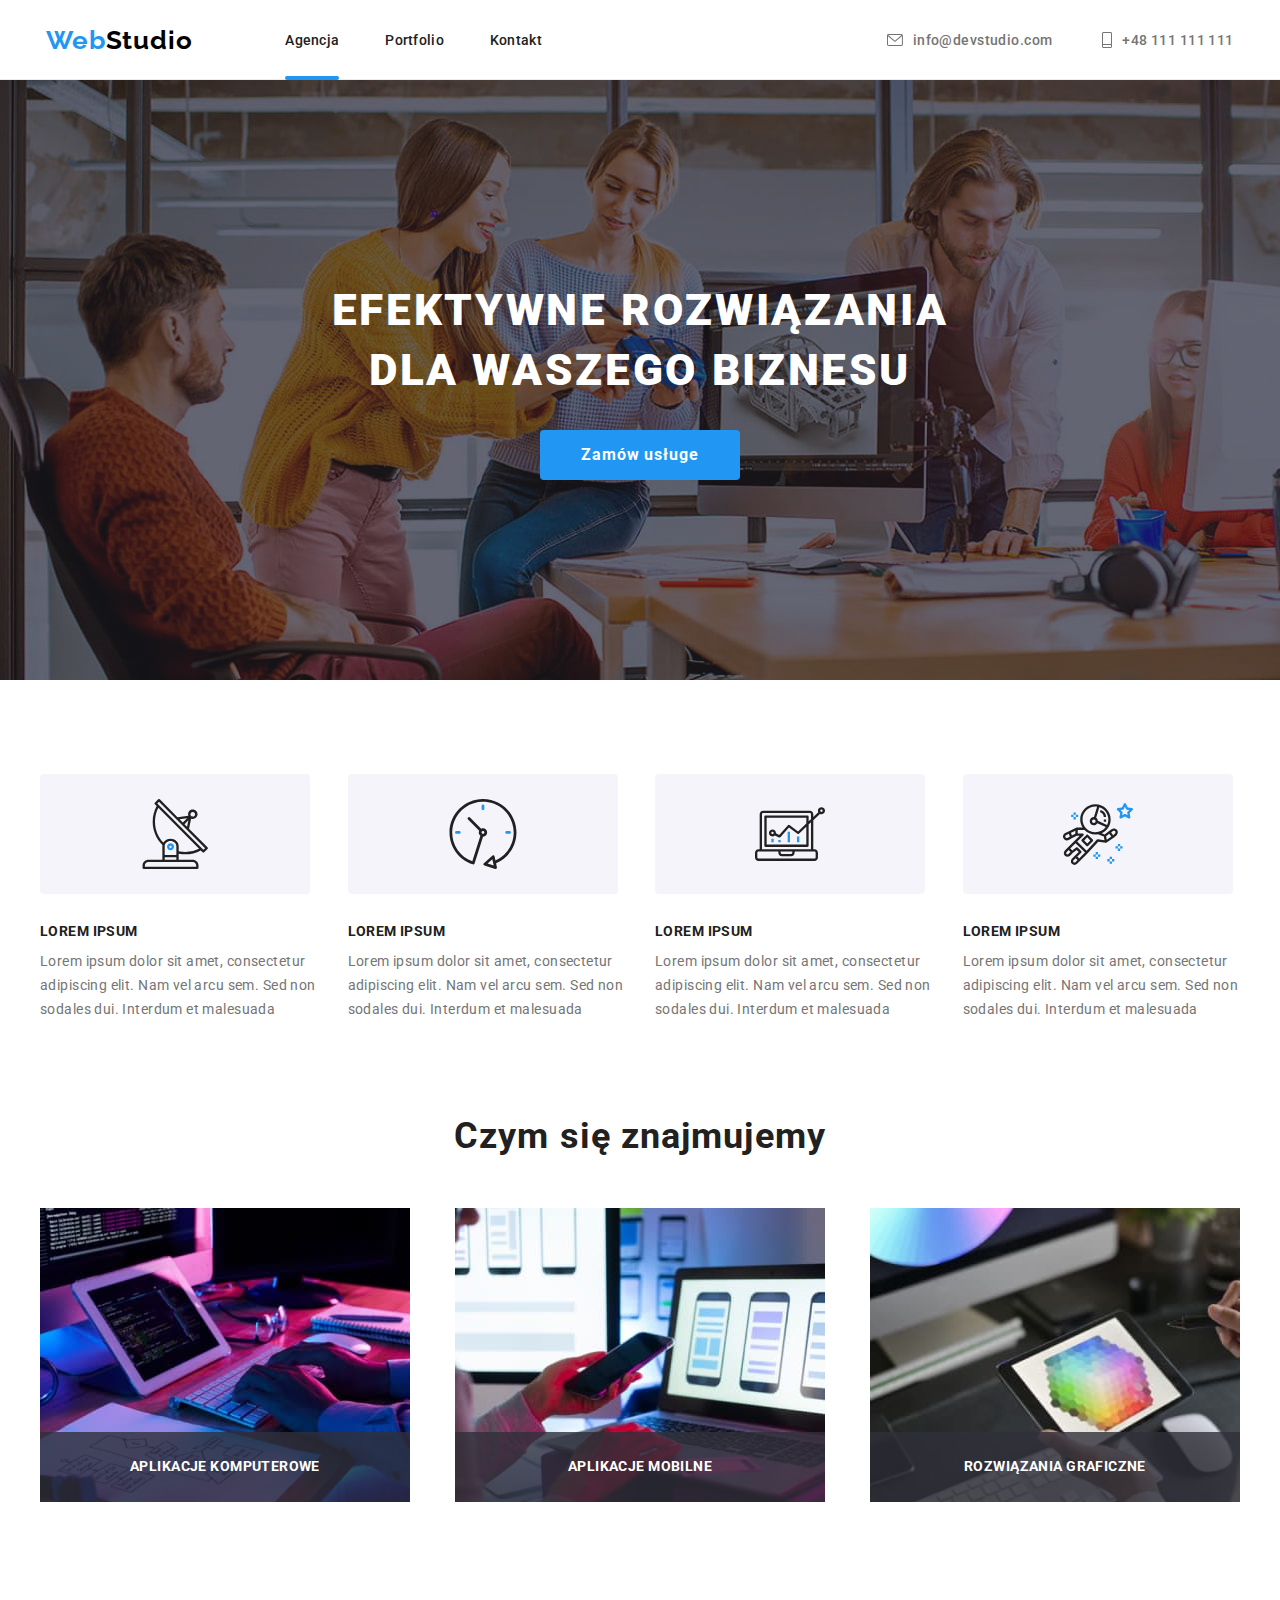
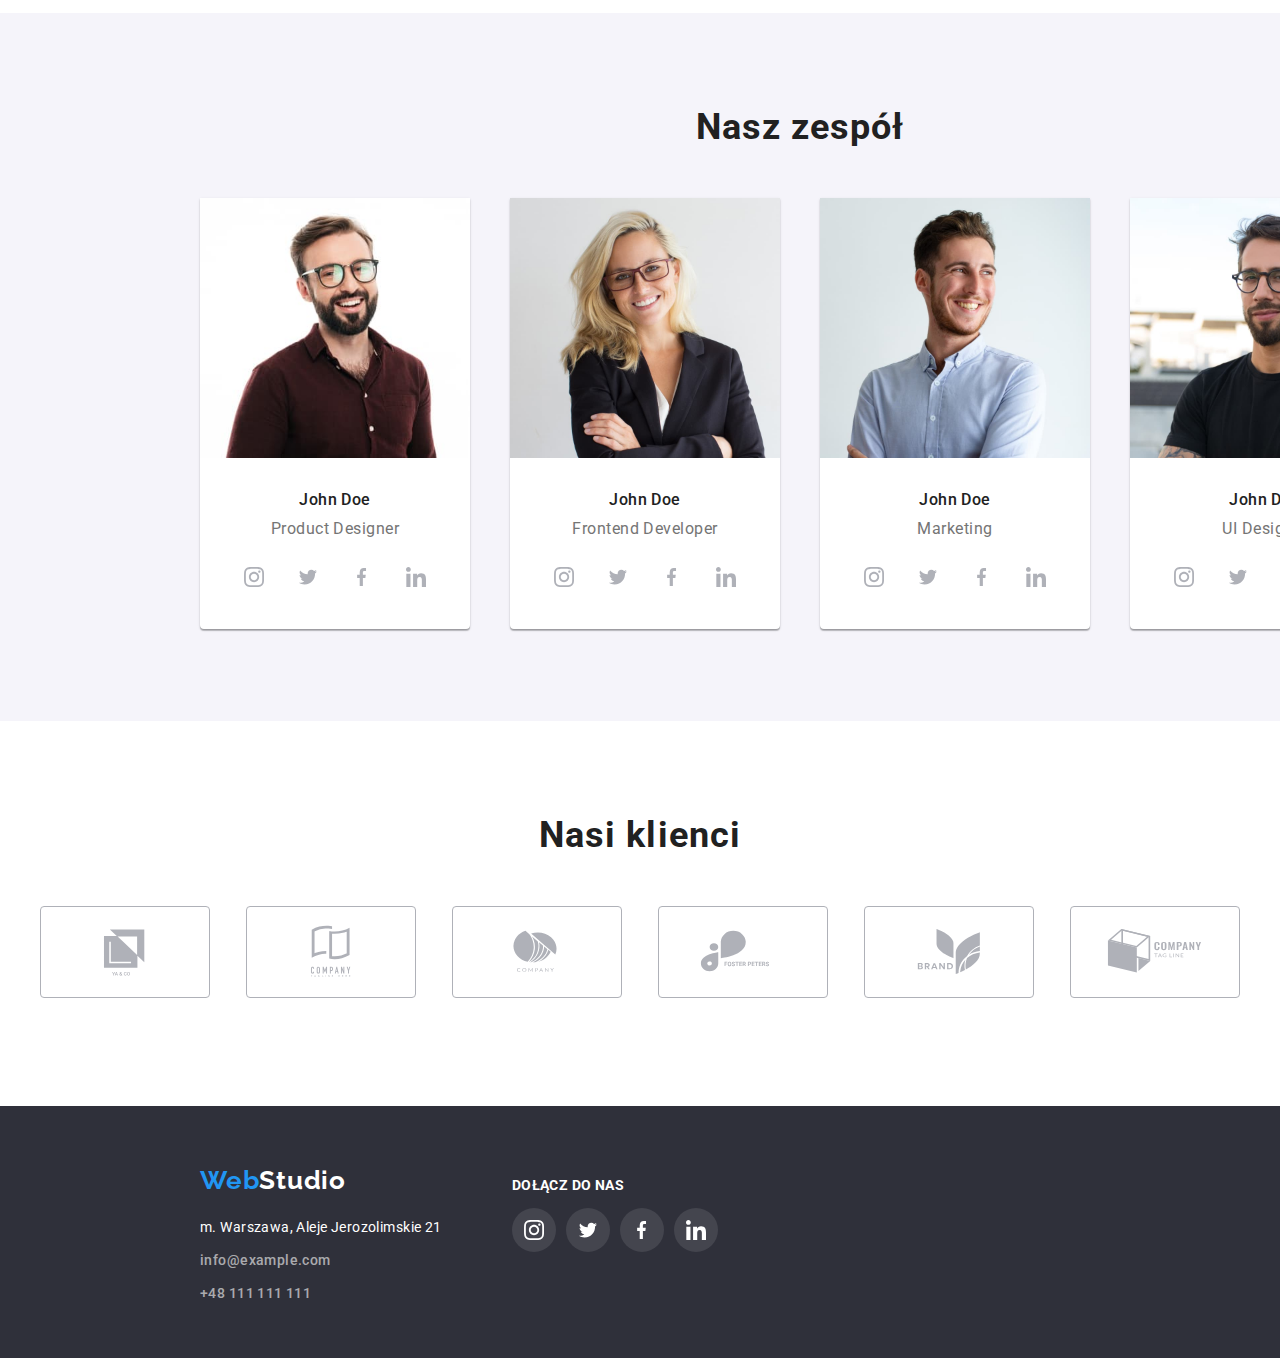
<file: index.html>
<!DOCTYPE html>
<html lang="en">
  <head>
    <meta charset="utf-8" />
    <title>WebStudio</title>
    <link
      rel="stylesheet"
      href="https://cdnjs.cloudflare.com/ajax/libs/modern-normalize/1.0.0/modern-normalize.min.css"
    />
    <link rel="stylesheet" href="css/styles.css" />
    <link rel="preconnect" href="https://fonts.googleapis.com" />
    <link rel="preconnect" href="https://fonts.gstatic.com" crossorigin />
    <link
      href="https://fonts.googleapis.com/css2?family=Raleway:wght@700&family=Roboto:wght@400;500;700;900&display=swap"
      rel="stylesheet"
    />
  </head>
  <body>
    <header class="header-background">
      <div class="container header-container">
        <a href="index.html" class="logo">
          <span class="first-word">Web</span><span class="second-word">Studio</span></a
        >
        <nav>
          <ul class="menu">
            <li><a class="link active" href="index.html">Agencja</a></li>
            <li><a class="link" href="portfolio.html">Portfolio</a></li>
            <li><a class="link" href="">Kontakt</a></li>
          </ul>
        </nav>
        <ul class="contact">
          <li class="contact-icon"><a class="link" href="mailto:info@devstudio.com">
            <svg class="icon-contact" width="16" height="12">
              <use href="images/icons.svg#icon-mail"></use>
            </svg>
            info@devstudio.com</a></li>
          <li class="contact-icon"><a class="link" href="tel:+48111111111">
            <svg class="icon-contact icon-tel" width="10" height="16">
              <use href="images/icons.svg#icon-tel"></use>
            </svg>
            +48 111 111 111</a></li>
        </ul>
      </div>
    </header>

    <main>
      <section class="main-slogan">
        <div class="container">
          <h1 class="slogan">Efektywne rozwiązania dla waszego biznesu</h1>

          <button class="main-button" type="button" data-modal-open>Zamów usługe</button>
        </div>
      </section>
      <section class="section">
        <div class="container">
          <ul class="text">
            <li class="text-columns">
              <div class="icons-box">
              <svg class="icons" width="70" height="70">
                <use href="images/icons.svg#icon-icon1"></use>
              </svg></div>
              <h3>Lorem Ipsum</h3>
              <p class="description">
                Lorem ipsum dolor sit amet, consectetur adipiscing elit. Nam vel arcu sem. Sed non
                sodales dui. Interdum et malesuada
              </p>
            </li>
            <li class="text-columns">
              <div class="icons-box">
              <svg class="icons" width="70" height="70">
                <use href="images/icons.svg#icon-icon2"></use>
              </svg></div>
              <h3>Lorem Ipsum</h3>
              <p class="description">
                Lorem ipsum dolor sit amet, consectetur adipiscing elit. Nam vel arcu sem. Sed non
                sodales dui. Interdum et malesuada
              </p>
            </li>
            <li class="text-columns">
              <div class="icons-box">
              <svg class="icons" width="70" height="70">
                <use href="images/icons.svg#icon-icon3"></use>
              </svg></div>
              <h3>Lorem Ipsum</h3>
              <p class="description">
                Lorem ipsum dolor sit amet, consectetur adipiscing elit. Nam vel arcu sem. Sed non
                sodales dui. Interdum et malesuada
              </p>
            </li>
            <li class="text-columns">
              <div class="icons-box">
              <svg class="icons" width="70" height="70">
                <use href="images/icons.svg#icon-icon4"></use>
              </svg></div>
              <h3>Lorem Ipsum</h3>
              <p class="description">
                Lorem ipsum dolor sit amet, consectetur adipiscing elit. Nam vel arcu sem. Sed non
                sodales dui. Interdum et malesuada
              </p>
            </li>
          </ul>
        </div>

        <div class="container">
          <h2 class="what-we-do">Czym się znajmujemy</h2>
          <ul class="work">
            <li class="work-image">
              <img
                src="images/work1.jpg"
                alt="Programista pracujący przy biurku"
                width="370"
                height="294"
              />
              <p class="label">Aplikacje Komputerowe</p>
            </li>
            <li class="work-image">
              <img
                src="images/work2.jpg"
                alt="Praca nad interfejsem aplikacji mobilnej"
                width="370"
                height="294"
              />
              <p class="label">Aplikacje Mobilne</p>
            </li>
            <li class="work-image">
              <img
                src="images/work3.jpg"
                alt="Paleta barw na tablecie gralicznym"
                width="370"
                height="294"
              />
              <p class="label">Rozwiązania Graficzne</p>
            </li>
          </ul>
        </div>
      </section>

      <section class="team section">
        <div class="container">
          <h2 class="our-team">Nasz zespół</h2>
          <ul class="workers">
            <li>
              <figure>
                <img
                  src="images/person1.jpg"
                  alt="Uśmiechający się mężczyzna w okularach"
                  width="270"
                  height="260"
                />
                <figcaption class="workers-data">
                  <h4 class="workers-name">John Doe</h4>
                  <p class="profession">Product Designer</p>

                  <div class="social-media">
                    <ul class="social-list">
                      <li class="social-media-icon">
                        <svg class="social-icon" width="20" height="20">
                          <use href="images/icons.svg#icon-instagram"></use>
                        </svg>
                      </li>
                      <li class="social-media-icon">
                        <svg class="social-icon" width="20" height="16.25">
                          <use href="images/icons.svg#icon-twitter"></use>
                        </svg>
                      </li>
                      <li class="social-media-icon">
                        <svg class="social-icon" width="10" height="20">
                          <use href="images/icons.svg#icon-facebook"></use>
                        </svg>
                      </li>
                      <li class="social-media-icon">
                        <svg class="social-icon" width="20" height="20">
                          <use href="images/icons.svg#icon-linkedin"></use>
                        </svg>
                      </li>
                    </ul>
                  </div>
                </figcaption>
              </figure>
            </li>
            <li>
              <figure>
                <img
                  src="images/person2.jpg"
                  alt="Uśmiechająca się kobieta o blond włosach"
                  width="270"
                  height="260"
                />
                <figcaption class="workers-data">
                  <h4 class="workers-name">John Doe</h4>
                  <p class="profession">Frontend Developer</p>

                  <div class="social-media">
                    <ul class="social-list">
                      <li class="social-media-icon">
                        <svg class="social-icon" width="20" height="20">
                          <use href="images/icons.svg#icon-instagram"></use>
                        </svg>
                      </li>
                      <li class="social-media-icon">
                        <svg class="social-icon" width="20" height="16.25">
                          <use href="images/icons.svg#icon-twitter"></use>
                        </svg>
                      </li>
                      <li class="social-media-icon">
                        <svg class="social-icon" width="10" height="20">
                          <use href="images/icons.svg#icon-facebook"></use>
                        </svg>
                      </li>
                      <li class="social-media-icon">
                        <svg class="social-icon" width="20" height="20">
                          <use href="images/icons.svg#icon-linkedin"></use>
                        </svg>
                      </li>
                    </ul>
                  </div>
                </figcaption>
              </figure>
            </li>
            <li>
              <figure>
                <img
                  src="images/person3.jpg"
                  alt="Uśmiechający się mężczyzna w jasnej koszuli"
                  width="270"
                  height="260"
                />
                <figcaption class="workers-data">
                  <h4 class="workers-name">John Doe</h4>
                  <p class="profession">Marketing</p>

                  <div class="social-media">
                    <ul class="social-list">
                      <li class="social-media-icon">
                        <svg class="social-icon" width="20" height="20">
                          <use href="images/icons.svg#icon-instagram"></use>
                        </svg>
                      </li>
                      <li class="social-media-icon">
                        <svg class="social-icon" width="20" height="16.25">
                          <use href="images/icons.svg#icon-twitter"></use>
                        </svg>
                      </li>
                      <li class="social-media-icon">
                        <svg class="social-icon" width="10" height="20">
                          <use href="images/icons.svg#icon-facebook"></use>
                        </svg>
                      </li>
                      <li class="social-media-icon">
                        <svg class="social-icon" width="20" height="20">
                          <use href="images/icons.svg#icon-linkedin"></use>
                        </svg>
                      </li>
                    </ul>
                  </div>
                </figcaption>
              </figure>
            </li>
            <li>
              <figure>
                <img
                  src="images/person4.jpg"
                  alt="Uśmiechający się mężczyzna w czarnej koszulce"
                  width="270"
                  height="260"
                />
                <figcaption class="workers-data">
                  <h4 class="workers-name">John Doe</h4>
                  <p class="profession">UI Designer</p>

                  <div class="social-media">
                    <ul class="social-list">
                      <li class="social-media-icon">
                        <svg class="social-icon" width="20" height="20">
                          <use href="images/icons.svg#icon-instagram"></use>
                        </svg>
                      </li>
                      <li class="social-media-icon">
                        <svg class="social-icon" width="20" height="16.25">
                          <use href="images/icons.svg#icon-twitter"></use>
                        </svg>
                      </li>
                      <li class="social-media-icon">
                        <svg class="social-icon" width="10" height="20">
                          <use href="images/icons.svg#icon-facebook"></use>
                        </svg>
                      </li>
                      <li class="social-media-icon">
                        <svg class="social-icon" width="20" height="20">
                          <use href="images/icons.svg#icon-linkedin"></use>
                        </svg>
                      </li>
                    </ul>
                  </div>
                </figcaption>
              </figure>
            </li>
          </ul>
        </div>
      </section>
      <section class="section">
        <div class="container">
        <h2 class="customers">Nasi klienci</h2>
        <ul class="customers-list">
          <li>
            <div class="customers-icon">
              <svg class="customers-logo" width="106" height="60">
                <use href="images/icons.svg#icon-Logo1"></use>
              </svg></div>
          </li>
          <li>
            <div class="customers-icon">
              <svg class="customers-logo" width="106" height="60">
                <use href="images/icons.svg#icon-Logo2"></use>
              </svg></div>
          </li>
          <li>
            <div class="customers-icon">
              <svg class="customers-logo" width="106" height="60">
                <use href="images/icons.svg#icon-Logo3"></use>
              </svg>
          </li>
          <li>
            <div class="customers-icon">
              <svg class="customers-logo" width="106" height="60">
                <use href="images/icons.svg#icon-Logo4"></use>
              </svg></div>
          </li>
          <li>
            <div class="customers-icon">
              <svg class="customers-logo" width="106" height="60">
                <use href="images/icons.svg#icon-Logo5"></use>
              </svg></div>
          </li>
          <li>
            <div class="customers-icon">
              <svg class="customers-logo" width="106" height="60">
                <use href="images/icons.svg#icon-Logo6"></use>
              </svg></div>
          </li>
        </ul>
        </div>
      </section>
    </main>

    <footer>
      <div class="container footer-container">
        <div class="footer-data">
        <a href="index.html" class="logo-bottom">
          <span class="first-word">Web</span><span class="second-word">Studio</span></a>

        <ul class="contact-bottom">
          <li><address>m. Warszawa, Aleje Jerozolimskie 21</address></li>
          <li><a class="link" href="info@example.com">info@example.com</a></li>
          <li><a class="link" href="tel:+48111111111">+48 111 111 111</a></li>
        </ul>
        </div>
        
        <div class="footer-invite">
          <h3 class="invite">Dołącz do nas</h3>
                  <div class="footer-social-media-container">
                    <ul class="footer-social-list">
                      <li class="footer-social-media-icon">
                        <svg class="footer-social-icon" width="20" height="20">
                          <use href="images/icons.svg#icon-instagram"></use>
                        </svg>
                      </li>
                      <li class="footer-social-media-icon">
                        <svg class="footer-social-icon" width="20" height="16.25">
                          <use href="images/icons.svg#icon-twitter"></use>
                        </svg>
                      </li>
                      <li class="footer-social-media-icon">
                        <svg class="footer-social-icon" width="10" height="20">
                          <use href="images/icons.svg#icon-facebook"></use>
                        </svg>
                      </li>
                      <li class="footer-social-media-icon">
                        <svg class="footer-social-icon" width="20" height="20">
                          <use href="images/icons.svg#icon-linkedin"></use>
                        </svg>
                      </li>
                    </ul>
                  </div>
        </div>

      </div>
    </footer>

    <div class="backdrop is-hidden" data-modal>
      <div class="modal">
        <button type="button"  class="close-button" data-modal-close>
          <svg class="close-button-x" width="18" height="18">
            <use href="images/icons.svg#icon-close-black-18dp-2-1"></use>
          </svg>
        </button>
      </div>
    </div>

  <script src="modal.js"></script>
  </body>
</html>
</file>
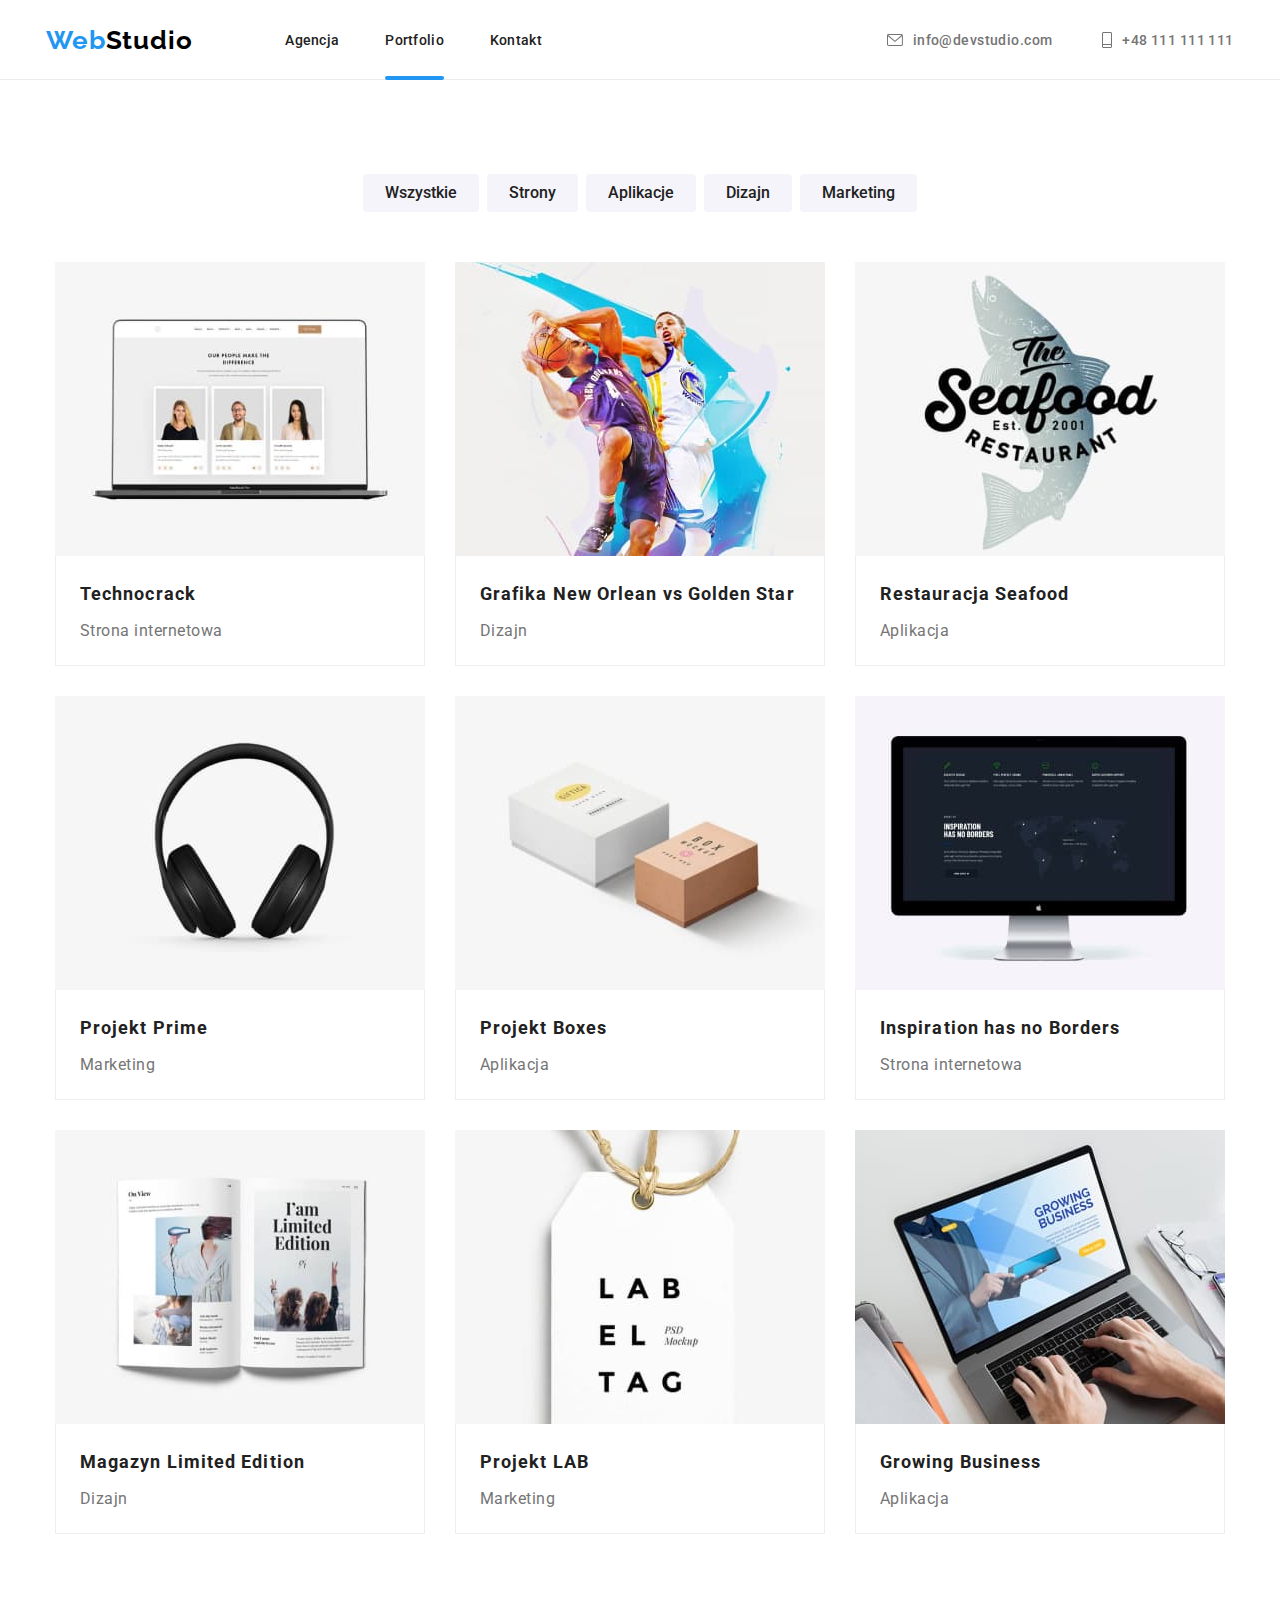
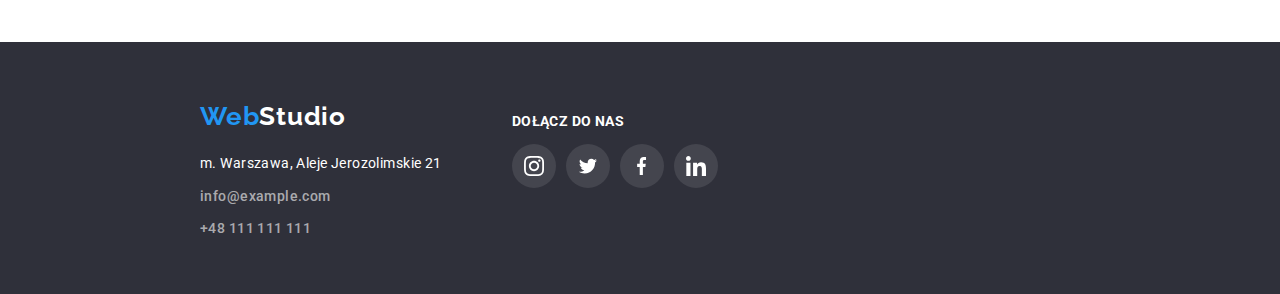
<file: portfolio.html>
<!DOCTYPE html>
<html lang="en">
  <head>
    <meta charset="utf-8" />
    <title>WebStudio</title>
    <link
      rel="stylesheet"
      href="https://cdnjs.cloudflare.com/ajax/libs/modern-normalize/1.0.0/modern-normalize.min.css"
    />
    <link rel="stylesheet" href="css/styles.css" />
    <link rel="preconnect" href="https://fonts.googleapis.com" />
    <link rel="preconnect" href="https://fonts.gstatic.com" crossorigin />
    <link
      href="https://fonts.googleapis.com/css2?family=Raleway:wght@700&family=Roboto:wght@400;500;700;900&display=swap"
      rel="stylesheet"
    />
  </head>
  <body>
    <header class="header-background">
      <div class="container header-container">
        <a href="index.html" class="logo">
          <span class="first-word">Web</span><span class="second-word">Studio</span></a
        >
        <nav>
          <ul class="menu">
            <li><a class="link" href="index.html">Agencja</a></li>
            <li><a class="link active" href="portfolio.html">Portfolio</a></li>
            <li><a class="link" href="">Kontakt</a></li>
          </ul>
        </nav>
        <ul class="contact">
          <li class="contact-icon">
            <a class="link" href="mailto:info@devstudio.com">
              <svg class="icon-contact" width="16" height="12">
                <use href="images/icons.svg#icon-mail"></use>
              </svg>
              info@devstudio.com</a
            >
          </li>
          <li class="contact-icon">
            <a class="link" href="tel:+48111111111">
              <svg class="icon-contact icon-tel" width="10" height="16">
                <use href="images/icons.svg#icon-tel"></use>
              </svg>
              +48 111 111 111</a
            >
          </li>
        </ul>
      </div>
    </header>

    <main>
      <section class="section">
        <div class="container">
          <ul class="button-list">
            <li><button type="button" class="buttons link">Wszystkie</button></li>
            <li><button type="button" class="buttons link">Strony</button></li>
            <li><button type="button" class="buttons link">Aplikacje</button></li>
            <li><button type="button" class="buttons link">Dizajn</button></li>
            <li><button type="button" class="buttons link">Marketing</button></li>
          </ul>
        </div>

        <div class="container">
          <ul class="portfolio-images">
            <li>
              <figure class="portfolio-images-item">
                <div class="portfolio-item">
                  <div class="overlay">
                    <p class="overlay-text">
                      Technocrack jest popularną platformą wykorzystywaną do rozpowszechniania
                      koronawirusa. Firmy wykorzystują tę platformę do celów szpiegowskich i ataków
                      na niezabezpieczone serwery konkurencji
                    </p>
                  </div>
                  <img
                    src="images/img1.jpg"
                    alt="laptop z otwartą stroną internetową"
                    width="370"
                    height="294"
                  />
                </div>
                <figcaption class="portfolio-figcaption">
                  <h3 class="portfolio-header">Technocrack</h3>
                  <p class="portfolio-category">Strona internetowa</p>
                </figcaption>
              </figure>
            </li>

            <li>
              <figure class="portfolio-images-item">
                <div class="portfolio-item">
                  <div class="overlay">
                    <p class="overlay-text">
                      Technocrack jest popularną platformą wykorzystywaną do rozpowszechniania
                      koronawirusa. Firmy wykorzystują tę platformę do celów szpiegowskich i ataków
                      na niezabezpieczone serwery konkurencji
                    </p>
                  </div>
                  <img src="images/img2.jpg" alt="dwóch koszykarzy" width="370" height="294" />
                </div>
                <figcaption class="portfolio-figcaption">
                  <h3 class="portfolio-header">Grafika New Orlean vs Golden Star</h3>
                  <p class="portfolio-category">Dizajn</p>
                </figcaption>
              </figure>
            </li>

            <li>
              <figure class="portfolio-images-item">
                <div class="portfolio-item">
                  <div class="overlay">
                    <p class="overlay-text">
                      Technocrack jest popularną platformą wykorzystywaną do rozpowszechniania
                      koronawirusa. Firmy wykorzystują tę platformę do celów szpiegowskich i ataków
                      na niezabezpieczone serwery konkurencji
                    </p>
                  </div>
                  <img
                    src="images/img3.jpg"
                    alt="logo restauracji The Seafood"
                    width="370"
                    height="294"
                  />
                </div>
                <figcaption class="portfolio-figcaption">
                  <h3 class="portfolio-header">Restauracja Seafood</h3>
                  <p class="portfolio-category">Aplikacja</p>
                </figcaption>
              </figure>
            </li>

            <li>
              <figure class="portfolio-images-item">
                <div class="portfolio-item">
                  <div class="overlay">
                    <p class="overlay-text">
                      Technocrack jest popularną platformą wykorzystywaną do rozpowszechniania
                      koronawirusa. Firmy wykorzystują tę platformę do celów szpiegowskich i ataków
                      na niezabezpieczone serwery konkurencji
                    </p>
                  </div>
                  <img src="images/img4.jpg" alt="czarne słuchawki" width="370" height="294" />
                </div>
                <figcaption class="portfolio-figcaption">
                  <h3 class="portfolio-header">Projekt Prime</h3>
                  <p class="portfolio-category">Marketing</p>
                </figcaption>
              </figure>
            </li>

            <li>
              <figure class="portfolio-images-item">
                <div class="portfolio-item">
                  <div class="overlay">
                    <p class="overlay-text">
                      Technocrack jest popularną platformą wykorzystywaną do rozpowszechniania
                      koronawirusa. Firmy wykorzystują tę platformę do celów szpiegowskich i ataków
                      na niezabezpieczone serwery konkurencji
                    </p>
                  </div>
                  <img
                    src="images/img5.jpg"
                    alt="2 pudełka, jedno większe białe, a drugie jasno brązowe"
                    width="370"
                    height="294"
                  />
                </div>
                <figcaption class="portfolio-figcaption">
                  <h3 class="portfolio-header">Projekt Boxes</h3>
                  <p class="portfolio-category">Aplikacja</p>
                </figcaption>
              </figure>
            </li>

            <li>
              <figure class="portfolio-images-item">
                <div class="portfolio-item">
                  <div class="overlay">
                    <p class="overlay-text">
                      Technocrack jest popularną platformą wykorzystywaną do rozpowszechniania
                      koronawirusa. Firmy wykorzystują tę platformę do celów szpiegowskich i ataków
                      na niezabezpieczone serwery konkurencji
                    </p>
                  </div>
                  <img
                    src="images/img6.jpg"
                    alt="ekran apple z otwartą stroną internetową"
                    width="370"
                    height="294"
                  />
                </div>
                <figcaption class="portfolio-figcaption">
                  <h3 class="portfolio-header">Inspiration has no Borders</h3>
                  <p class="portfolio-category">Strona internetowa</p>
                </figcaption>
              </figure>
            </li>

            <li>
              <figure class="portfolio-images-item">
                <div class="portfolio-item">
                  <div class="overlay">
                    <p class="overlay-text">
                      Technocrack jest popularną platformą wykorzystywaną do rozpowszechniania
                      koronawirusa. Firmy wykorzystują tę platformę do celów szpiegowskich i ataków
                      na niezabezpieczone serwery konkurencji
                    </p>
                  </div>
                  <img src="images/img7.jpg" alt="otwarte czasopismo" width="370" height="294" />
                </div>
                <figcaption class="portfolio-figcaption">
                  <h3 class="portfolio-header">Magazyn Limited Edition</h3>
                  <p class="portfolio-category">Dizajn</p>
                </figcaption>
              </figure>
            </li>

            <li>
              <figure class="portfolio-images-item">
                <div class="portfolio-item">
                  <div class="overlay">
                    <p class="overlay-text">
                      Technocrack jest popularną platformą wykorzystywaną do rozpowszechniania
                      koronawirusa. Firmy wykorzystują tę platformę do celów szpiegowskich i ataków
                      na niezabezpieczone serwery konkurencji
                    </p>
                  </div>
                  <img
                    src="images/img8.jpg"
                    alt="biała etykieta z napisem label tag"
                    width="370"
                    height="294"
                  />
                </div>
                <figcaption class="portfolio-figcaption">
                  <h3 class="portfolio-header">Projekt LAB</h3>
                  <p class="portfolio-category">Marketing</p>
                </figcaption>
              </figure>
            </li>

            <li>
              <figure class="portfolio-images-item">
                <div class="portfolio-item">
                  <div class="overlay">
                    <p class="overlay-text">
                      Technocrack jest popularną platformą wykorzystywaną do rozpowszechniania
                      koronawirusa. Firmy wykorzystują tę platformę do celów szpiegowskich i ataków
                      na niezabezpieczone serwery konkurencji
                    </p>
                  </div>
                  <img
                    src="images/img9.jpg"
                    alt="laptop z otwartą aplikacją Growing Business"
                    width="370"
                    height="294"
                  />
                </div>
                <figcaption class="portfolio-figcaption">
                  <h3 class="portfolio-header">Growing Business</h3>
                  <p class="portfolio-category">Aplikacja</p>
                </figcaption>
              </figure>
            </li>
          </ul>
        </div>
      </section>
    </main>

    <footer>
      <div class="container footer-container">
        <div class="footer-data">
          <a href="index.html" class="logo-bottom">
            <span class="first-word">Web</span><span class="second-word">Studio</span></a
          >

          <ul class="contact-bottom">
            <li><address>m. Warszawa, Aleje Jerozolimskie 21</address></li>
            <li><a class="link" href="info@example.com">info@example.com</a></li>
            <li><a class="link" href="tel:+48111111111">+48 111 111 111</a></li>
          </ul>
        </div>

        <div class="footer-invite">
          <h3 class="invite">Dołącz do nas</h3>
          <div class="footer-social-media-container">
            <ul class="footer-social-list">
              <li class="footer-social-media-icon">
                <svg class="footer-social-icon" width="20" height="20">
                  <use href="images/icons.svg#icon-instagram"></use>
                </svg>
              </li>
              <li class="footer-social-media-icon">
                <svg class="footer-social-icon" width="20" height="16.25">
                  <use href="images/icons.svg#icon-twitter"></use>
                </svg>
              </li>
              <li class="footer-social-media-icon">
                <svg class="footer-social-icon" width="10" height="20">
                  <use href="images/icons.svg#icon-facebook"></use>
                </svg>
              </li>
              <li class="footer-social-media-icon">
                <svg class="footer-social-icon" width="20" height="20">
                  <use href="images/icons.svg#icon-linkedin"></use>
                </svg>
              </li>
            </ul>
          </div>
        </div>
      </div>
    </footer>
  </body>
</html>
</file>
<file: css/styles.css>
* {
    box-sizing: border-box;
}
*::before,
*::after {
    margin: 0;
    padding: 0;
}

body {
    font-family: 'Roboto', sans-serif;
    color: #212121;
    font-size: 14px;
    letter-spacing: 0.03em;
    max-width: 1600px;
    margin: auto;
}

/* Górny pasek strony */

.header-background {
    display: flex;
    height: 80px;
    border-bottom: 1px solid #ECECEC;
}

.header-container {
    height: 80px;
    display: flex;
    align-items: center;
}


/* Górny pasek strony - logo */

.logo {
    font-family: 'Raleway', sans-serif;
    font-style: normal;
    font-weight: 700;
    font-size: 26px;
    line-height: 31px;
    letter-spacing: 0.03em;
    text-decoration: none;
    margin-right: 93px;
}

.first-word {
    color: #2196F3;
}
.second-word {
    color: #000000;
}

/* Górny pasek strony - agencja, portfolio, kontakt */


.menu {
    font-family: 'Roboto', sans-serif;
    font-style: normal;
    font-weight: 500;
    font-size: 14px;
    list-style: none;
    display: flex;
    text-align: left;
    letter-spacing: 0.02em;
    gap: 46px;
    padding: 0;
    margin: 0;
    align-items: center;
    
}    

.menu .link {
    color: #212121;
    transition: color 250ms cubic-bezier(0.4, 0, 0.2, 1);
    position: relative;


}

.menu .link:hover,
.menu .link:focus {
    color: #2196F3;
}


.active::after {
    content: "";
    position: absolute;
    bottom: 0;
    left: 0;
    right: 0;
    top: 44px;
    background: #2196F3;
    height: 4px;
    border-radius: 10px 10px 10px 10px;
    
}


/* Górny pasek strony - mail i tel */

a {
    text-decoration: none;
    font-weight: 500;
    display: flex;
    align-items: center;
}
.contact {
    list-style: none;
    display: flex;
    padding: 0;
    margin-left: 345px;
}
.contact > li:nth-child(2) {
    padding-left: 50px;
}

.contact .link {
    color:#757575;
    transition: color 250ms cubic-bezier(0.4, 0, 0.2, 1);
}

.contact .link:hover,
.contact .link:focus {
    color: #2196F3;
}
 
.icon-contact {
    margin-right: 10px;
    fill: currentColor;
}

.contact-icon {
    display: inline-flex;
    transition: fill 250ms cubic-bezier(0.4, 0, 0.2, 1);
}

.contact-icon:hover,
.contact-icon:focus {
    fill: currentColor;
}


/* Strona główna - slogan + przycisk */


.main-slogan {
    background-color:#2F303A;
    background-image: url(../images/background.jpg);
    box-shadow: inset 1600px 600px 50px 50px rgba(47, 48, 58, 0.4);
    display: flex;
    flex-direction: column;
    padding-bottom: 200px;

}

.slogan {
    text-transform: uppercase;
    text-align: center;
    color: #FFFFFF;
    font-size: 44px;
    font-weight: 900;
    letter-spacing: 0.06em;
    line-height: 1.37;
    width: 696px;
    height: 120px;
    margin-top: 200px;
    margin-bottom: 30px;
}

.main-button {
    background-color: #2196F3;
    color: #FFFFFF;
    font-size: 16px;
    font-weight: 700;
    letter-spacing: 0.06em;
    width: 200px;
    height: 50px;
    border: none;
    border-radius: 4px;
    display: block;
    margin: auto;
    cursor: pointer;
    transition: background-color 250ms cubic-bezier(0.4, 0, 0.2, 1),
    color 250ms cubic-bezier(0.4, 0, 0.2, 1);

}

.main-button:hover,
.main-button:focus {
    background-color: #FFFFFF;
    color: #2196F3;
}

/* Strona główna - 4 kolumy tekstu */


.text {
    list-style: none;
    display: flex;
    margin: auto;
    gap: 30px;
    padding: 0;
}
.icons-box {
    display: flex;
    width: 270px;
    height: 120px;
    border-radius: 4px;
    background-color: #F5F4FA;
    margin-bottom: 30px;
    justify-content: center;
    align-items: center;
}

h3 {
    font-size: 14px;
    font-weight: 700;
    line-height: 1.14;
    letter-spacing: 00.03em;
    text-transform: uppercase;
    color: #212121;
    margin: 0;
}

.description {
    font-size: 14px;
    line-height: 1.71;
    letter-spacing: 0.03em;
    color: #757575;
    margin-top: 10px;
    margin-bottom: 0px;
}

/* Storna główna - czym się zajmujemy + nasz zespół */

.what-we-do {
    font-size: 36px;
    font-weight: 700;
    line-height: 1.16;
    color: #212121;
    text-align: center;
    letter-spacing: 00.03em;
    margin-top: 94px;
}

.work {
    list-style: none;
    display: flex;
    justify-content: space-between;
    margin-top: 50px;
    padding: 0;
}

.work-image {
    position: relative;
    overflow: hidden;
}

.work-image > .label {
    position: absolute;
    top: 224px;
    margin: 0;

    width: 370px;
    height: 70px;
    padding-top: 27px;
    padding-bottom: 27px;
    background-color: rgba(47, 48, 58, 0.8);
    font-size: 14px;
    font-weight: 700;
    letter-spacing: 0.03em;
    line-height: 1.14;
    color: #FFFFFF;
    text-align: center;
    text-transform: uppercase;

}


.team {
    background-color: #F5F4FA;
    width: 1600px;
    height: 708px;
}

.our-team {
    font-size: 36px;
    font-weight: 700;
    line-height: 1.16;
    color: #212121;
    letter-spacing: 00.03em;
    text-align: center;
    margin: 0;
}

.workers {
    list-style: none;
    display: flex;
    margin-top: 50px;
    margin-bottom: 124px;
    letter-spacing: 0.03em;
    justify-content: space-between;
    padding: 0;
}

.workers li {
    text-align: center;
    background-color: #FFFFFF;
    border: #FFFFFF;
    border-radius: 0px 0px 4px 4px;
    box-shadow: 0px 1px 3px rgba(0, 0, 0, 0.12), 0px 1px 1px rgba(0, 0, 0, 0.14), 0px 2px 1px rgba(0, 0, 0, 0.2);
    padding-bottom: 30px;
}

figure {
    margin: 0;
}

.workers-data {
    margin-top: 30px;
    text-align: center;
}

.workers-name {
    color: #212121;
    font-size: 16px;
    font-weight: 500;
    line-height: 1.18;
    margin-bottom: 10px;
}

.profession {
    font-size: 16px;
    letter-spacing: 0.03em;
    line-height: 1.18;
    color: #757575;
    margin: 0;
}

.social-list {
    list-style: none;
    display: flex;
    justify-content: space-between;
    padding: 0;
    fill: #AFB1B8;
    margin-top: 16px;
    margin-left: 32px;
    margin-right: 32px;
}

.workers .social-media-icon {
    display: flex;
    align-items: center;
    justify-content: center;
    padding: 0;
    width: 44px;
    height: 44px;
    box-shadow:none;
    border-radius: 50%;
    cursor: pointer;
    transition: fill 250ms cubic-bezier(0.4, 0, 0.2, 1),
    background-color 250ms cubic-bezier(0.4, 0, 0.2, 1);
}

.social-media-icon:hover,
.social-media-icon:focus {
    fill: #EEEEEE;
    background-color: #2196F3;
}

/* Strona portfolio - przyciski */

.buttons {
    background-color: #F5F4FA;
    cursor: pointer;
    color:#212121;
    font-size: 16px;
    font-weight: 500;
    line-height: 1.625;
    border-radius: 4px;
    border: none;
    text-align: center;
    padding: 6px 22px;
}

.button-list {
    list-style: none;
    display: flex;
    gap: 8px;
    padding: 0;
    margin: 0;
    justify-content: center;
}

.button-list .link:hover,
.button-list .link:focus {
    background-color: #2196F3;
    color: #FFFFFF;
    box-shadow: 0px 3px 1px rgba(0, 0, 0, 0.1), 0px 1px 2px rgba(0, 0, 0, 0.08), 0px 2px 2px rgba(0, 0, 0, 0.12);
    transition: background-color 250ms cubic-bezier(0.4, 0, 0.2, 1), 
    color 250ms cubic-bezier(0.4, 0, 0.2, 1), 
    box-shadow 250ms cubic-bezier(0.4, 0, 0.2, 1);
}


/* Strona portfolio - obrazki */

.portfolio-images {
    list-style: none;
    display: flex;
    flex-wrap: wrap;
    gap: 30px;
    padding: 0;
    justify-content: center;
    margin-top: 50px;
}
.portfolio-item {
    position: relative;
    overflow: hidden;
    margin: 0;
    width: 370px;
    height: 294px;
}

.overlay {
    position: absolute;
    bottom: 0;
    left: 0;
    right: 0;
    width: 100%;
    height: 0;
    transition: height 250ms cubic-bezier(0.4, 0, 0.2, 1);
    background-color: rgba(33, 150, 243, 0.9);
    overflow: hidden;

}

.portfolio-images-item:hover .overlay {

    height: 100%;
}


.overlay-text {
    font-size: 18px;
    line-height: 1.55;
    letter-spacing: 0.03em;
    color: #FFFFFF;
    padding-top: 49px;
    padding-right: 45px;
    padding-left: 24px;
}

.portfolio-figcaption {
    border-left: 1px solid #EEEEEE;
    border-bottom: 1px solid #EEEEEE;
    border-right: 1px solid #EEEEEE;
    width: 370px;
    height: 110px;
    padding-left: 24px;
    padding-top: 20px;
    background-color: #FFFFFF;
    position: relative;
    overflow: hidden;

}

.portfolio-header {
    font-size: 18px;
    font-weight: 700;
    line-height: 2;
    letter-spacing: 0.06em;
    text-transform: none;
    margin: 0;
}

.portfolio-category {
    font-size: 16px;
    line-height: 1.85;
    letter-spacing: 0.03em;
    padding-top: 4px;
    padding-bottom: 20px;
    color:#757575;
    margin: 0;
}

.portfolio-images-item {
    transition: box-shadow 250ms cubic-bezier(0.4, 0, 0.2, 1);
    cursor: pointer;
}

.portfolio-images-item:hover,
.portfolio-images-item:focus {
    box-shadow: 0px 1px 1px rgba(0, 0, 0, 0.12), 0px 4px 4px rgba(0, 0, 0, 0.06), 1px 4px 6px rgba(0, 0, 0, 0.16);
}

/* Strona Główna - Nasi klienci*/

.customers {
    font-size: 36px;
    font-weight: 700;
    line-height: 1.16;
    color: #212121;
    letter-spacing: 00.03em;
    text-align: center;
    margin: 0;
}

.customers-list {
    list-style: none;
    display: flex;
    margin-top: 50px;
    justify-content: space-between;
    padding: 0;
}
.customers-icon {
    display: flex;
    width: 170px;
    height: 92px;
    border: 1px solid #AFB1B8;
    border-radius: 4px;
    justify-content: center;
    align-items: center;
    fill: #AFB1B8;
    cursor: pointer;
    transition: fill 250ms cubic-bezier(0.4, 0, 0.2, 1), 
    border 250ms cubic-bezier(0.4, 0, 0.2, 1);
}

.customers-icon:hover,
.customers-icon:focus {
    fill: #2196F3;
    border: 1px solid #2196F3;
}

.container {
    max-width: 1200px;
    margin: auto;
}

.section {
    padding-top: 94px;
    padding-bottom: 94px;
}


/* Stopka */

footer {
    background-color: #2F303A;
    width: 1600px;
    height: 252px;
}


.logo-bottom {
    font-family: 'Raleway', sans-serif;
    font-style: normal;
    font-weight: 700;
    font-size: 26px;
    letter-spacing: 0.03em;
    text-decoration: none;
    display: flex;
    padding-top: 60px;
    padding-bottom: 20px;
    width: max-content;
}

.contact-bottom {
    list-style: none;
    font-size: 14px;
    line-height: 1.7;
    padding: 0;
    margin: 0;
}

.contact-bottom li {
    margin-bottom: 9px;
}

.contact-bottom .link {
    color: rgba(255, 255, 255, 0.6);
    transition: color 250ms cubic-bezier(0.4, 0, 0.2, 1);
}
.contact-bottom .link:hover,
.contact-bottom .link:focus {
    color: #2196F3;
}


footer .second-word {
    color: #FFFFFF;
}
footer {
    color: #FFFFFF;
}
address {
    font-family: 'Roboto', sans-serif;
    font-style: normal;
    font-size: 14px;
    font-weight: 400;
}

.footer-container {
    display: flex;
}

.footer-data {
    width: max-content;
}

.footer-invite {
    width: max-content;
    margin-top: 72px;
    margin-left: 70px;
}

.invite {
    font-weight: 700;
    font-size: 14px;
    line-height: 1.14;
    letter-spacing: 0.03em;
    text-transform: uppercase;
    color: #FFFFFF;
    margin: 0;
}

.footer-social-list {
    list-style: none;
    display: flex;
    padding: 0;
    justify-content: space-between;
    align-items: center;
    gap: 10px;
}

.footer-social-media-icon {
    display: flex;
    align-items: center;
    justify-content: center;
    padding: 0;
    width: 44px;
    height: 44px;
    background-color: rgba(255, 255, 255, 0.1);;
    border-radius: 50%;
    cursor: pointer;
    fill: #FFFFFF;
    transition: background-color 250ms cubic-bezier(0.4, 0, 0.2, 1);

}
.footer-social-media-icon:hover,
.footer-social-media-icon:focus {
    background-color: #2196F3;
}



.backdrop {
    position: fixed;
    left: 0;
    top: 0;
    width: 100%;
    height: 100%;
    background-color: rgba(0, 0, 0, 0.2);
    transition: transform 500ms cubic-bezier(0.4, 0, 0.2, 1), opacity 500ms cubic-bezier(0.4, 0, 0.2, 1),visibility 1s cubic-bezier(0.4, 0, 0.2, 1);
}

.modal {
    position: absolute;
    top: 50%;
    left: 50%;
    transform: translate(-50%, -50%);
    width: 528px;
    min-height: 581px;
    background-color: #FFFFFF;
    border-radius: 4px;
    box-shadow: 0px 1px 3px rgba(0, 0, 0, 0.12), 0px 1px 1px rgba(0, 0, 0, 0.14), 0px 2px 1px rgba(0, 0, 0, 0.2);

}

.close-button {
    position: absolute;
    top: 8px;
    right: 8px;
    width: 30px;
    height: 30px;
    background-color: transparent;
    border: 1px solid rgba(0, 0, 0, 0.1);
    border-radius: 50%;
    cursor: pointer;
    padding: 6px 3px;
    
    
}

.is-hidden {
    transform: scale(0);
    opacity: 0;
    visibility: hidden;
    pointer-events: none;
}
</file>
